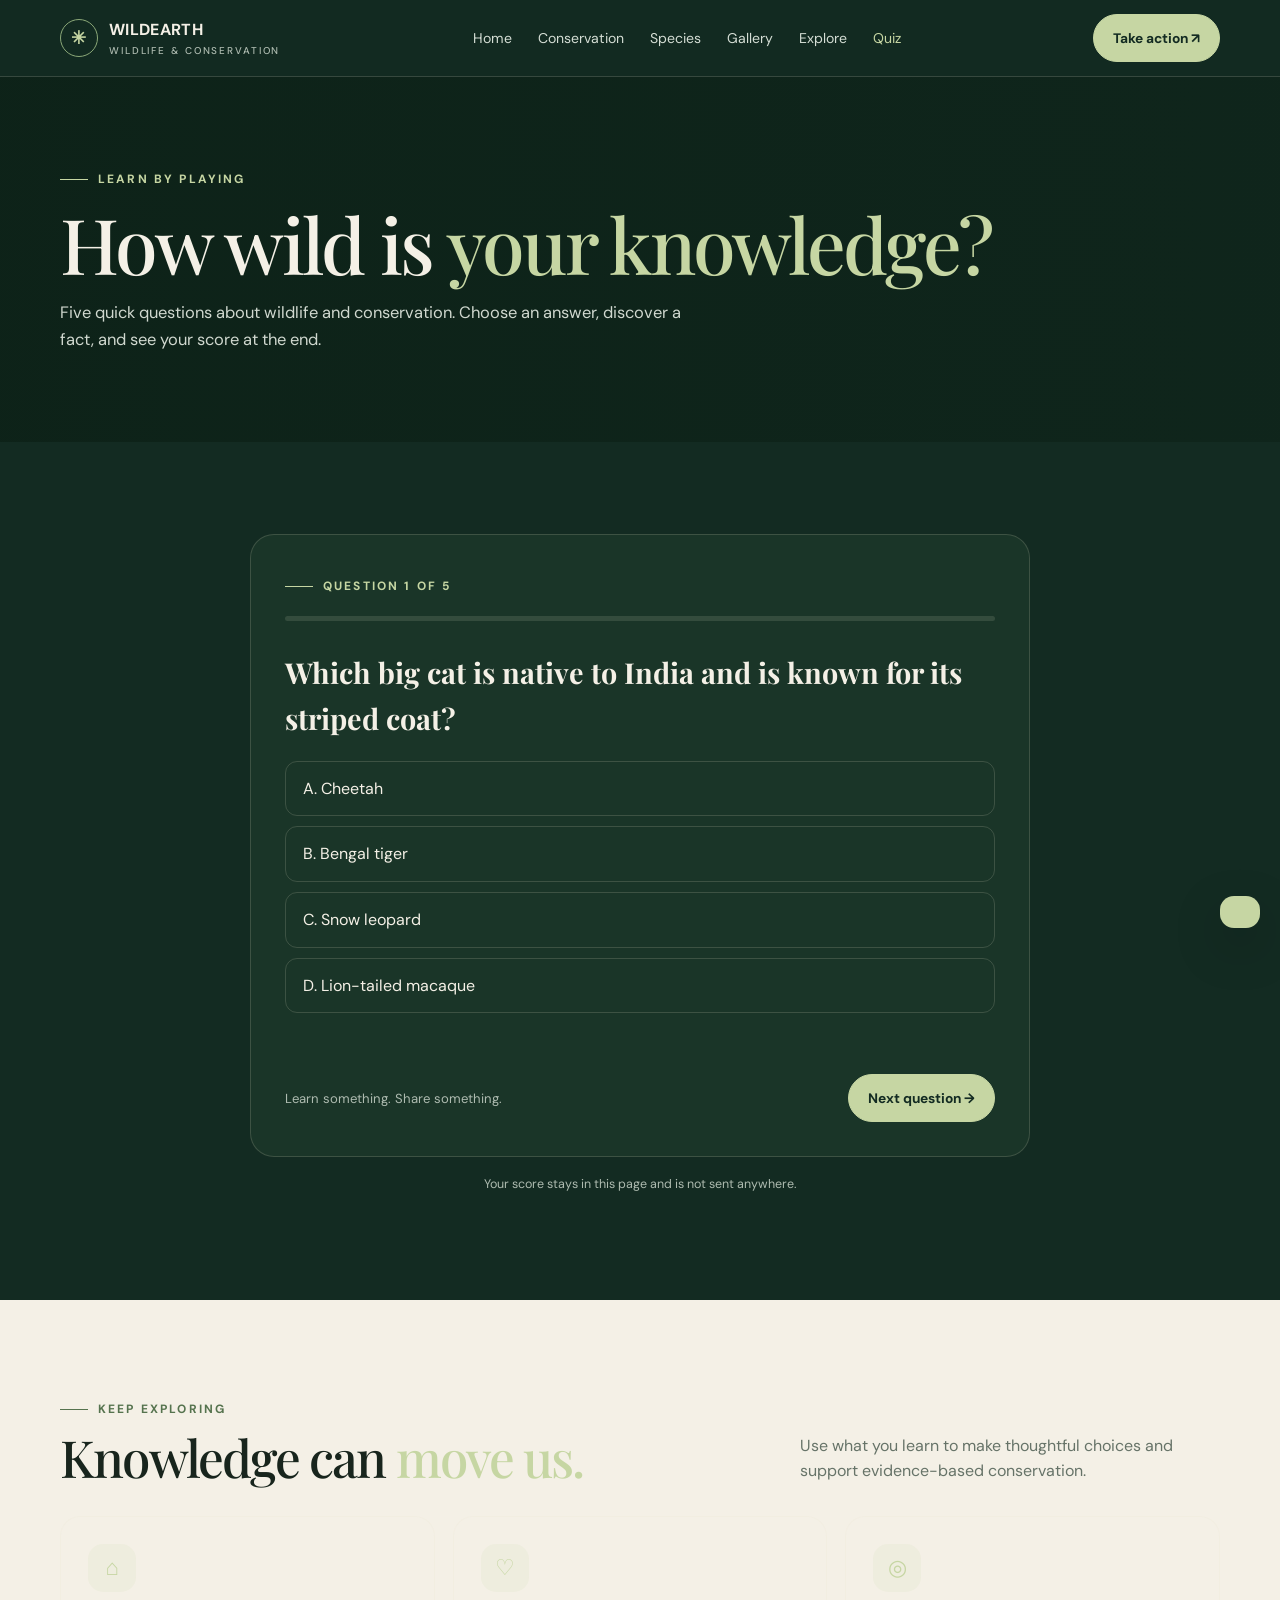
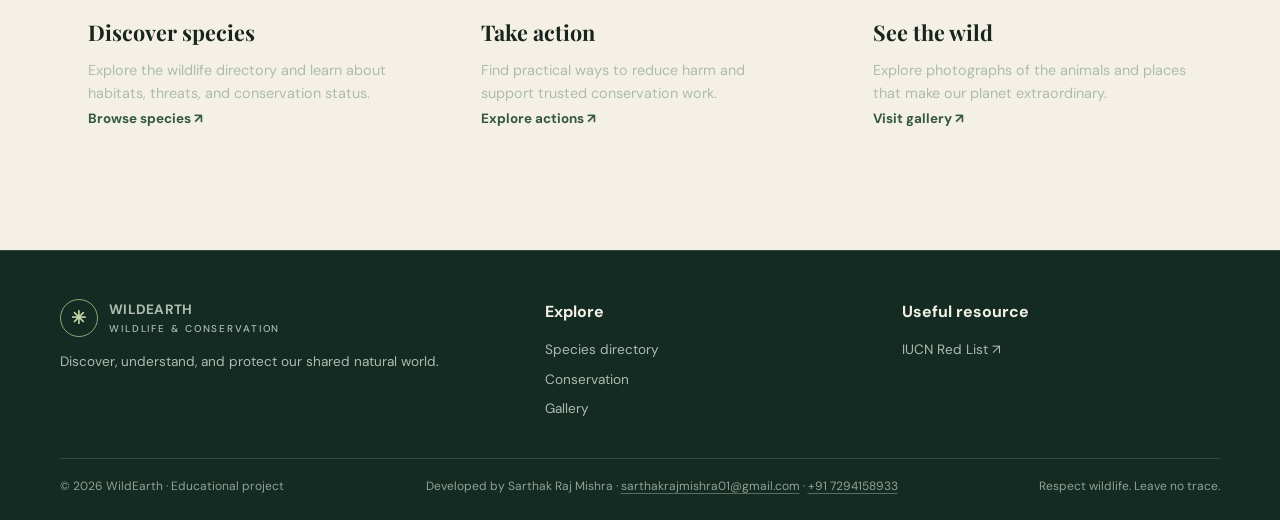
<file: wildlife-conservation/quiz.html>
<!doctype html>
<html lang="en">
  <head>
    <meta charset="utf-8" />
    <meta name="viewport" content="width=device-width, initial-scale=1" />
    <meta
      name="description"
      content="Take the WildEarth wildlife conservation quiz and learn facts about species and biodiversity."
    />
    <title>Wildlife Quiz — WildEarth</title>
    <link rel="stylesheet" href="css/style.css" />
    <script src="js/main.js" defer></script>
  </head>
  <body>
    <header class="site-header">
      <div class="container nav-wrap">
        <a class="brand" href="index.html"
          ><span class="brand-mark">✳</span
          ><span>WILDEARTH<small>WILDLIFE & CONSERVATION</small></span></a
        ><button
          class="menu-toggle"
          aria-label="Open navigation menu"
          aria-expanded="false"
        >
          ☰
        </button>
        <nav class="nav-links" aria-label="Main navigation">
          <a href="index.html">Home</a>
          <a href="conservation.html">Conservation</a>
          <a href="species.html">Species</a>
          <a href="gallery.html">Gallery</a>
          <a href="explore.html">Explore</a>
          <a class="active" href="quiz.html">Quiz</a>
        </nav>
        <a class="nav-cta" href="conservation.html#donate">Take action ↗</a>
      </div>
    </header>
    <main>
      <section class="page-hero">
        <div class="container">
          <span class="eyebrow">Learn by playing</span>
          <h1 class="display">How wild is <span>your knowledge?</span></h1>
          <p>
            Five quick questions about wildlife and conservation. Choose an
            answer, discover a fact, and see your score at the end.
          </p>
        </div>
      </section>
      <section class="section">
        <div class="container">
          <div class="quiz-panel">
            <div class="eyebrow" id="quiz-number">QUESTION 1 OF 5</div>
            <div class="quiz-progress"><span id="quiz-progress"></span></div>
            <h2 class="quiz-question" id="quiz-question">
              Loading your first question…
            </h2>
            <div class="quiz-options" id="quiz-options"></div>
            <div
              class="quiz-feedback"
              id="quiz-feedback"
              aria-live="polite"
            ></div>
            <div class="quiz-footer">
              <span>Learn something. Share something.</span
              ><button class="button" id="quiz-next" type="button" disabled>
                Next question →
              </button>
            </div>
          </div>
          <p class="small-note" style="text-align: center; margin-top: 18px">
            Your score stays in this page and is not sent anywhere.
          </p>
        </div>
      </section>
      <section class="section light-section">
        <div class="container">
          <div class="section-head">
            <div>
              <span class="eyebrow">Keep exploring</span>
              <h2 class="display">Knowledge can <span>move us.</span></h2>
            </div>
            <p>
              Use what you learn to make thoughtful choices and support
              evidence-based conservation.
            </p>
          </div>
          <div class="feature-grid">
            <article class="feature-card">
              <div class="feature-icon">⌂</div>
              <h3>Discover species</h3>
              <p>
                Explore the wildlife directory and learn about habitats,
                threats, and conservation status.
              </p>
              <a class="text-link" href="species.html">Browse species ↗</a>
            </article>
            <article class="feature-card">
              <div class="feature-icon">♡</div>
              <h3>Take action</h3>
              <p>
                Find practical ways to reduce harm and support trusted
                conservation work.
              </p>
              <a class="text-link" href="conservation.html"
                >Explore actions ↗</a
              >
            </article>
            <article class="feature-card">
              <div class="feature-icon">◎</div>
              <h3>See the wild</h3>
              <p>
                Explore photographs of the animals and places that make our
                planet extraordinary.
              </p>
              <a class="text-link" href="gallery.html">Visit gallery ↗</a>
            </article>
          </div>
        </div>
      </section>
    </main>
    <footer class="site-footer">
      <div class="container">
        <div class="footer-grid">
          <div>
            <a class="brand" href="index.html"
              ><span class="brand-mark">✳</span
              ><span>WILDEARTH<small>WILDLIFE & CONSERVATION</small></span></a
            >
            <p>Discover, understand, and protect our shared natural world.</p>
          </div>
          <div>
            <h4>Explore</h4>
            <div class="footer-links">
              <a href="species.html">Species directory</a
              ><a href="conservation.html">Conservation</a
              ><a href="gallery.html">Gallery</a>
            </div>
          </div>
          <div>
            <h4>Useful resource</h4>
            <div class="footer-links">
              <a
                href="https://www.iucnredlist.org/"
                target="_blank"
                rel="noopener"
                >IUCN Red List ↗</a
              >
            </div>
          </div>
        </div>
        <div class="footer-bottom">
          <span>© <span data-year></span> WildEarth · Educational project</span
          ><span class="footer-contact"
            >Developed by Sarthak Raj Mishra ·
            <a href="mailto:sarthakrajmishra01@gmail.com">sarthakrajmishra01@gmail.com</a>
            <span aria-hidden="true"> · </span>
            <a href="tel:+917294158933">+91 7294158933</a></span
          ><span>Respect wildlife. Leave no trace.</span>
        </div>
      </div>
    </footer>
    <div class="toast" role="status" aria-live="polite"></div>
  </body>
</html>
</file>
<file: wildlife-conservation/css/style.css>
@import url("https://fonts.googleapis.com/css2?family=DM+Sans:wght@400;500;600;700&family=Playfair+Display:wght@500;600;700&display=swap");
:root {
  --forest: #132b22;
  --forest-2: #1e3d2f;
  --moss: #8ba878;
  --lime: #c6d6a3;
  --sand: #e8dfc9;
  --paper: #f4f0e6;
  --ink: #18251d;
  --muted: #aebbb0;
  --line: rgba(232, 223, 201, 0.17);
  --accent: #d2a86a;
  --white: #fffdf7;
  --radius: 20px;
  --shadow: 0 18px 50px rgba(0, 0, 0, 0.22);
}
* {
  box-sizing: border-box;
}
html {
  scroll-behavior: smooth;
  scroll-padding-top: 90px;
}
body {
  margin: 0;
  background: var(--forest);
  color: var(--paper);
  font-family: "DM Sans", sans-serif;
  line-height: 1.6;
}
body.light-page {
  background: var(--paper);
  color: var(--ink);
}
a {
  color: inherit;
  text-decoration: none;
}
img {
  max-width: 100%;
  display: block;
}
button,
input,
select {
  font: inherit;
}
button,
a,
.button {
  -webkit-tap-highlight-color: transparent;
}
.container {
  width: min(1160px, calc(100% - 40px));
  margin: auto;
}
.eyebrow {
  display: inline-flex;
  align-items: center;
  gap: 10px;
  color: var(--lime);
  font-size: 0.75rem;
  font-weight: 700;
  text-transform: uppercase;
  letter-spacing: 0.18em;
}
.eyebrow:before {
  content: "";
  width: 28px;
  height: 1px;
  background: currentColor;
}
.display {
  font-family: "Playfair Display", serif;
  font-weight: 500;
  letter-spacing: -0.035em;
  line-height: 1.04;
}
.display span {
  color: var(--lime);
}
.section {
  padding: 92px 0;
}
.section-head {
  display: flex;
  justify-content: space-between;
  align-items: end;
  gap: 28px;
  margin-bottom: 32px;
}
.section-head h2 {
  font-size: clamp(2rem, 4vw, 3.4rem);
  margin: 12px 0 0;
  max-width: 650px;
}
.section-head p {
  max-width: 420px;
  color: var(--muted);
  margin: 0;
}
.site-header {
  position: sticky;
  top: 0;
  z-index: 50;
  background: rgba(19, 43, 34, 0.92);
  backdrop-filter: blur(16px);
  border-bottom: 1px solid var(--line);
}
.nav-wrap {
  min-height: 76px;
  display: flex;
  align-items: center;
  justify-content: space-between;
  gap: 24px;
}
.brand {
  display: flex;
  align-items: center;
  gap: 11px;
  font-weight: 700;
  letter-spacing: 0.02em;
}
.brand-mark {
  display: grid;
  place-items: center;
  width: 38px;
  height: 38px;
  border: 1px solid var(--moss);
  border-radius: 50%;
  color: var(--lime);
  font-size: 1.1rem;
}
.brand small {
  display: block;
  font-size: 0.62rem;
  letter-spacing: 0.19em;
  color: var(--muted);
  font-weight: 500;
}
.nav-links {
  display: flex;
  align-items: center;
  gap: 26px;
  color: #d5ded5;
  font-size: 0.88rem;
}
.nav-links a {
  transition: color 0.2s;
}
.nav-links a:hover,
.nav-links a.active {
  color: var(--lime);
}
.nav-cta,
.button {
  display: inline-flex;
  align-items: center;
  justify-content: center;
  gap: 10px;
  border: 1px solid var(--lime);
  background: var(--lime);
  color: var(--forest);
  border-radius: 999px;
  padding: 12px 19px;
  font-weight: 700;
  font-size: 0.86rem;
  cursor: pointer;
  transition:
    transform 0.2s,
    background 0.2s;
}
.nav-cta:hover,
.button:hover {
  transform: translateY(-2px);
  background: #d8e4bd;
}
.button.secondary {
  background: transparent;
  color: var(--paper);
  border-color: var(--line);
}
.button.secondary:hover {
  border-color: var(--lime);
  background: rgba(198, 214, 163, 0.08);
}
.menu-toggle {
  display: none;
  border: 1px solid var(--line);
  background: transparent;
  color: var(--paper);
  width: 44px;
  height: 44px;
  border-radius: 50%;
  font-size: 1.3rem;
}
.hero {
  min-height: 650px;
  display: grid;
  align-items: center;
  position: relative;
  overflow: hidden;
  background: #172a20;
}
.hero:before {
  content: "";
  position: absolute;
  inset: 0;
  background:
    linear-gradient(
      90deg,
      rgba(11, 28, 20, 0.94) 0%,
      rgba(11, 28, 20, 0.72) 48%,
      rgba(11, 28, 20, 0.1) 100%
    ),
    linear-gradient(0deg, rgba(11, 28, 20, 0.5), transparent 35%),
    url("https://images.unsplash.com/photo-1549366021-9f761d450615?auto=format&fit=crop&w=2000&q=85")
      center/cover;
}
.hero:after {
  content: "";
  position: absolute;
  z-index: 0;
  inset: 0;
  pointer-events: none;
  background:
    radial-gradient(
      circle at 76% 28%,
      rgba(198, 214, 163, 0.14),
      transparent 24rem
    ),
    linear-gradient(0deg, rgba(9, 22, 16, 0.34), transparent 45%);
}
.hero-content {
  position: relative;
  z-index: 1;
  padding: 85px 0;
  max-width: 720px;
}
.hero h1 {
  font-size: clamp(3.2rem, 7.5vw, 6.7rem);
  margin: 22px 0;
  text-shadow: 0 8px 35px rgba(0, 0, 0, 0.25);
}
.hero p {
  max-width: 560px;
  color: #d0d8cf;
  font-size: 1.08rem;
}
.hero-actions {
  display: flex;
  gap: 13px;
  flex-wrap: wrap;
  margin-top: 30px;
}
.hero-note {
  display: flex;
  align-items: center;
  gap: 14px;
  margin-top: 56px;
  color: #d5ded5;
  font-size: 0.82rem;
}
.hero-note strong {
  color: var(--lime);
  font-size: 1.3rem;
}
.hero-note .rule {
  width: 50px;
  height: 1px;
  background: var(--moss);
}
.hero-badge {
  position: absolute;
  right: 7%;
  bottom: 8%;
  z-index: 2;
  border: 1px solid rgba(255, 255, 255, 0.3);
  background: rgba(19, 43, 34, 0.65);
  backdrop-filter: blur(12px);
  padding: 17px 20px;
  border-radius: 16px;
  max-width: 220px;
}
.hero-badge strong {
  display: block;
  color: var(--lime);
  font-family: "Playfair Display", serif;
  font-size: 1.7rem;
}
.hero-badge span {
  font-size: 0.8rem;
  color: #d0d8cf;
}
.stats-band {
  background: linear-gradient(115deg, #e8dfc9, #f4f0e6 55%, #e1dcc6);
  color: var(--ink);
  padding: 28px 0;
  box-shadow: 0 16px 40px rgba(0, 0, 0, 0.08);
}
.stats-grid {
  display: grid;
  grid-template-columns: repeat(4, 1fr);
  gap: 20px;
}
.stat {
  padding: 4px 24px;
  border-right: 1px solid rgba(24, 37, 29, 0.18);
}
.stat:first-child {
  padding-left: 0;
}
.stat:last-child {
  border: 0;
}
.stat strong {
  display: block;
  font-family: "Playfair Display", serif;
  font-size: 2.35rem;
  line-height: 1.2;
}
.stat span {
  font-size: 0.8rem;
  color: #647065;
}
.intro-grid {
  display: grid;
  grid-template-columns: 1fr 1fr;
  gap: 70px;
  align-items: center;
}
.intro-photo {
  position: relative;
  min-height: 460px;
  border-radius: var(--radius);
  overflow: hidden;
  isolation: isolate;
  box-shadow: 0 24px 55px rgba(0, 0, 0, 0.22);
  background: url("https://images.unsplash.com/photo-1516026672322-bc52d61a55d5?auto=format&fit=crop&w=1100&q=85")
    center/cover;
}
.intro-photo:before {
  content: "";
  position: absolute;
  inset: 0;
  z-index: 0;
  background: linear-gradient(180deg, transparent 48%, rgba(10, 25, 17, 0.58));
}
.photo-caption {
  position: absolute;
  z-index: 1;
  left: 18px;
  bottom: 18px;
  padding: 12px 15px;
  background: rgba(19, 43, 34, 0.8);
  border: 1px solid var(--line);
  border-radius: 12px;
  font-size: 0.8rem;
}
.intro-copy h2 {
  font-size: clamp(2.4rem, 4vw, 4rem);
  margin: 14px 0 20px;
}
.intro-copy p {
  color: var(--muted);
}
.check-list {
  list-style: none;
  padding: 0;
  margin: 25px 0;
  display: grid;
  gap: 12px;
}
.check-list li:before {
  content: "↗";
  display: inline-grid;
  place-items: center;
  width: 25px;
  height: 25px;
  margin-right: 10px;
  border: 1px solid var(--moss);
  border-radius: 50%;
  color: var(--lime);
  font-size: 0.75rem;
}
.cards {
  display: grid;
  grid-template-columns: repeat(3, 1fr);
  gap: 20px;
}
.species-card {
  background: #1a3528;
  border: 1px solid var(--line);
  border-radius: var(--radius);
  overflow: hidden;
  transition:
    transform 0.25s,
    border-color 0.25s;
}
.species-card:hover {
  transform: translateY(-5px);
  border-color: rgba(198, 214, 163, 0.55);
}
.species-image {
  height: 235px;
  position: relative;
  overflow: hidden;
  background: #284635;
}
.species-image img {
  width: 100%;
  height: 100%;
  object-fit: cover;
  transition: transform 0.5s;
}
.species-card:hover .species-image img {
  transform: scale(1.05);
}
.status {
  position: absolute;
  top: 14px;
  left: 14px;
  border-radius: 999px;
  padding: 6px 10px;
  font-size: 0.7rem;
  font-weight: 700;
  background: #d8b17c;
  color: #352819;
}
.status.critical {
  background: #d77f6b;
  color: #2e1510;
}
.status.vulnerable {
  background: #d9d09b;
  color: #3b3418;
}
.species-body {
  padding: 21px;
}
.species-meta {
  display: flex;
  align-items: center;
  justify-content: space-between;
  color: var(--muted);
  font-size: 0.74rem;
  text-transform: uppercase;
  letter-spacing: 0.08em;
}
.species-body h3 {
  font-family: "Playfair Display", serif;
  font-size: 1.65rem;
  margin: 8px 0 6px;
}
.species-body p {
  font-size: 0.9rem;
  color: #b8c5ba;
  margin: 0 0 18px;
}
.text-link {
  display: inline-flex;
  gap: 8px;
  align-items: center;
  color: var(--lime);
  font-size: 0.84rem;
  font-weight: 700;
}
.text-link:hover {
  gap: 13px;
}
#featured-species .species-card {
  box-shadow: 0 14px 36px rgba(18, 35, 25, 0.1);
  transition:
    transform 0.25s ease,
    border-color 0.25s ease,
    box-shadow 0.25s ease;
}
#featured-species .species-card:hover {
  transform: translateY(-7px);
  border-color: rgba(85, 115, 78, 0.45);
  box-shadow: 0 22px 48px rgba(18, 35, 25, 0.16);
}
#featured-species .species-image:after {
  content: "";
  position: absolute;
  inset: 35% 0 0;
  pointer-events: none;
  background: linear-gradient(180deg, transparent, rgba(12, 27, 18, 0.24));
}
#featured-species .status {
  z-index: 1;
}
.home-species-cta {
  display: flex;
  justify-content: center;
  margin-top: 34px;
}
.home-impact .feature-card {
  background: linear-gradient(
    145deg,
    rgba(255, 255, 255, 0.045),
    rgba(255, 255, 255, 0.012)
  );
  transition:
    transform 0.25s ease,
    border-color 0.25s ease,
    background 0.25s ease;
}
.home-impact .feature-card:hover {
  transform: translateY(-5px);
  border-color: rgba(198, 214, 163, 0.42);
  background: rgba(198, 214, 163, 0.07);
}
.toolbar {
  display: flex;
  gap: 12px;
  flex-wrap: wrap;
  margin: 0 0 28px;
}
.field {
  background: #1a3528;
  border: 1px solid var(--line);
  color: var(--paper);
  border-radius: 999px;
  padding: 13px 16px;
  min-width: 180px;
  outline: none;
}
.field:focus {
  border-color: var(--lime);
}
.field::placeholder {
  color: #98a99b;
}
.field.search {
  flex: 1;
  min-width: 240px;
}
.light-section {
  background: var(--paper);
  color: var(--ink);
}
.light-section .eyebrow {
  color: #55734e;
}
.light-section .section-head p,
.light-section .muted {
  color: #667368;
}
.light-section .species-card {
  background: #fffdf7;
  border-color: #ded8c8;
}
.light-section .species-body p {
  color: #667368;
}
.light-section .species-meta {
  color: #68756b;
}
.light-section .text-link {
  color: #34583d;
}
.feature-grid {
  display: grid;
  grid-template-columns: repeat(3, 1fr);
  gap: 18px;
}
.feature-card {
  padding: 27px;
  border: 1px solid var(--line);
  border-radius: var(--radius);
  background: rgba(255, 255, 255, 0.025);
}
.feature-icon {
  display: grid;
  place-items: center;
  width: 48px;
  height: 48px;
  border-radius: 15px;
  background: rgba(198, 214, 163, 0.12);
  color: var(--lime);
  font-size: 1.4rem;
  margin-bottom: 23px;
}
.feature-card h3 {
  font-family: "Playfair Display", serif;
  font-size: 1.35rem;
  margin: 0 0 9px;
}
.feature-card p {
  color: var(--muted);
  font-size: 0.9rem;
  margin: 0;
}
.iucn-grid {
  display: grid;
  grid-template-columns: repeat(3, minmax(0, 1fr));
  gap: 20px;
}
.iucn-card {
  background: #fffdf7;
  border: 1px solid #ded8c8;
  border-radius: var(--radius);
  padding: 22px 22px 18px;
  box-shadow: 0 12px 34px rgba(16, 31, 22, 0.08);
}
.iucn-header {
  display: flex;
  align-items: center;
  gap: 14px;
  margin-bottom: 10px;
}
.iucn-tag {
  display: grid;
  place-items: center;
  min-width: 52px;
  height: 52px;
  border-radius: 12px;
  font-weight: 800;
  letter-spacing: 0.08em;
  font-size: 0.78rem;
  color: #fff;
}
.iucn-tag.ex {
  background: #3d3d3d;
}
.iucn-tag.ew {
  background: #6b4d3f;
}
.iucn-tag.cr {
  background: #b6342f;
}
.iucn-tag.en {
  background: #d56a28;
}
.iucn-tag.vu {
  background: #d5a325;
}
.iucn-tag.nt {
  background: #5b8f60;
}
.iucn-tag.lc {
  background: #2d6b50;
}
.iucn-tag.dd {
  background: #7a7a7a;
}
.iucn-tag.ne {
  background: #4b5a6d;
}
.iucn-media {
  position: relative;
  height: 170px;
  overflow: hidden;
  border-radius: 14px;
  border: 1px solid #dfe8d6;
  margin: 12px 0 14px;
}
.iucn-media img {
  width: 100%;
  height: 100%;
  display: block;
  object-fit: cover;
}
.iucn-example {
  position: absolute;
  left: 0;
  right: 0;
  bottom: 0;
  background: linear-gradient(180deg, transparent, rgba(10, 19, 15, 0.88));
  padding: 12px 14px 10px;
  color: #ffffff;
}
.iucn-example span {
  display: block;
  font-size: 0.62rem;
  letter-spacing: 0.12em;
  text-transform: uppercase;
  opacity: 0.8;
}
.iucn-example strong {
  display: block;
  font-size: 1.05rem;
  margin-top: 4px;
}
.iucn-card h3 {
  font-family: "Playfair Display", serif;
  font-size: 1.3rem;
  margin: 0;
  color: var(--ink);
}
.iucn-card p {
  margin: 0;
  color: #667368;
  font-size: 0.92rem;
  line-height: 1.6;
}
.gallery-grid {
  display: grid;
  grid-template-columns: 1.3fr 1fr 1fr;
  grid-template-rows: 210px 210px;
  gap: 14px;
}
.gallery-item {
  position: relative;
  overflow: hidden;
  border-radius: 16px;
  background: #244333;
  cursor: pointer;
}
.gallery-item:first-child {
  grid-row: span 2;
}
.gallery-item:nth-child(4) {
  grid-column: span 2;
}
.gallery-item img {
  width: 100%;
  height: 100%;
  object-fit: cover;
  transition: transform 0.5s;
}
.gallery-item:hover img {
  transform: scale(1.06);
}
.gallery-item:after {
  content: "";
  position: absolute;
  inset: 40% 0 0;
  background: linear-gradient(transparent, rgba(0, 0, 0, 0.7));
}
.gallery-item span {
  position: absolute;
  z-index: 1;
  left: 17px;
  bottom: 15px;
  font-weight: 600;
}
.gallery-item .expand {
  position: absolute;
  z-index: 2;
  right: 14px;
  top: 14px;
  border: 1px solid #ffffff77;
  background: #172a2077;
  border-radius: 50%;
  width: 35px;
  height: 35px;
  display: grid;
  place-items: center;
}
.callout {
  padding: 55px;
  border-radius: 26px;
  background:
    linear-gradient(110deg, rgba(15, 38, 27, 0.96), rgba(15, 38, 27, 0.45)),
    url("https://images.unsplash.com/photo-1472396961693-142e6e269027?auto=format&fit=crop&w=1500&q=85")
      center/cover;
  display: flex;
  align-items: center;
  justify-content: space-between;
  gap: 30px;
  border: 1px solid var(--line);
}
.callout h2 {
  font-size: clamp(2.2rem, 4vw, 3.6rem);
  max-width: 600px;
  margin: 12px 0;
}
.callout p {
  max-width: 580px;
  color: #d0d8cf;
}
.quiz-panel {
  background: #1a3528;
  border: 1px solid var(--line);
  border-radius: 24px;
  padding: 34px;
  max-width: 780px;
  margin: auto;
}
.quiz-progress {
  height: 5px;
  border-radius: 5px;
  background: #344c3d;
  overflow: hidden;
  margin: 20px 0 28px;
}
.quiz-progress span {
  display: block;
  height: 100%;
  width: 0;
  background: var(--lime);
  transition: width 0.3s;
}
.quiz-question {
  font-family: "Playfair Display", serif;
  font-size: 1.8rem;
  margin: 0 0 20px;
}
.quiz-options {
  display: grid;
  gap: 10px;
}
.quiz-option {
  padding: 14px 17px;
  border: 1px solid var(--line);
  border-radius: 12px;
  background: transparent;
  color: var(--paper);
  text-align: left;
  cursor: pointer;
}
.quiz-option:hover,
.quiz-option.selected {
  border-color: var(--lime);
  background: rgba(198, 214, 163, 0.09);
}
.quiz-footer {
  display: flex;
  align-items: center;
  justify-content: space-between;
  gap: 15px;
  margin-top: 25px;
  color: var(--muted);
  font-size: 0.82rem;
}
.quiz-feedback {
  min-height: 24px;
  color: var(--lime);
  margin-top: 12px;
}
.donation-grid {
  display: grid;
  grid-template-columns: 1fr 1fr;
  gap: 55px;
  align-items: center;
}
.donation-copy h2 {
  font-size: clamp(2.5rem, 4.5vw, 4.3rem);
  margin: 14px 0;
}
.donation-copy p {
  color: var(--muted);
}
.donation-form {
  background: #1a3528;
  border: 1px solid var(--line);
  border-radius: 22px;
  padding: 28px;
}
.donation-form label {
  display: block;
  font-size: 0.83rem;
  margin: 0 0 8px;
  color: #d4ddd2;
}
.amount-options {
  display: grid;
  grid-template-columns: repeat(4, 1fr);
  gap: 9px;
  margin: 10px 0 22px;
}
.amount-button {
  padding: 11px 5px;
  border: 1px solid var(--line);
  border-radius: 10px;
  background: transparent;
  color: var(--paper);
  cursor: pointer;
}
.amount-button.active,
.amount-button:hover {
  border-color: var(--lime);
  background: rgba(198, 214, 163, 0.12);
  color: var(--lime);
}
.donation-form input,
.donation-form select {
  width: 100%;
  padding: 13px 14px;
  border: 1px solid var(--line);
  background: #132b22;
  color: var(--paper);
  border-radius: 10px;
  margin-bottom: 17px;
  outline: none;
}
.donation-form input:focus {
  border-color: var(--lime);
}
.donation-form .button {
  width: 100%;
}
.notice {
  font-size: 0.75rem;
  color: var(--muted);
  margin: 13px 0 0;
}
.site-footer {
  padding: 48px 0 24px;
  border-top: 1px solid var(--line);
}
.footer-grid {
  display: grid;
  grid-template-columns: 1.4fr 1fr 1fr;
  gap: 40px;
  padding-bottom: 38px;
}
.footer-grid p,
.footer-grid a {
  font-size: 0.85rem;
  color: var(--muted);
}
.footer-grid h4 {
  margin: 0 0 14px;
  color: var(--paper);
}
.footer-links {
  display: grid;
  gap: 8px;
}
.footer-bottom {
  border-top: 1px solid var(--line);
  padding-top: 18px;
  display: flex;
  justify-content: space-between;
  align-items: flex-start;
  flex-wrap: wrap;
  gap: 20px;
  color: #92a294;
  font-size: 0.75rem;
}
.footer-contact {
  min-width: 0;
  overflow-wrap: anywhere;
}
.footer-contact a {
  color: inherit;
  text-decoration: underline;
  text-decoration-color: rgba(146, 162, 148, 0.55);
  text-underline-offset: 3px;
}
.footer-contact a:hover {
  color: var(--lime);
}
.page-hero {
  padding: 85px 0 72px;
  background:
    linear-gradient(90deg, rgba(13, 34, 24, 0.94), rgba(13, 34, 24, 0.65)),
    url("https://images.unsplash.com/photo-1472396961693-142e6e269027?auto=format&fit=crop&w=1800&q=85")
      center/cover;
}
.page-hero h1 {
  font-size: clamp(3rem, 6vw, 5.4rem);
  margin: 15px 0;
}
.page-hero p {
  max-width: 650px;
  color: #d0d8cf;
  font-size: 1.03rem;
}
.content-prose {
  max-width: 800px;
}
.content-prose h2 {
  font-family: "Playfair Display", serif;
  font-size: 2rem;
  margin-top: 34px;
}
.content-prose p {
  color: var(--muted);
}
.detail-layout {
  display: grid;
  grid-template-columns: 1.1fr 0.9fr;
  gap: 45px;
  align-items: start;
}
.detail-image {
  height: 490px;
  overflow: hidden;
  border-radius: 22px;
}
.detail-image img {
  width: 100%;
  height: 100%;
  object-fit: cover;
}
.detail-panel {
  padding: 28px;
  border: 1px solid var(--line);
  border-radius: 20px;
  background: #1a3528;
}
.detail-panel h2 {
  font-family: "Playfair Display", serif;
  margin-top: 0;
}
.detail-panel p {
  color: var(--muted);
}
.detail-panel dl {
  display: grid;
  grid-template-columns: 1fr 1fr;
  gap: 17px;
}
.detail-panel dt {
  color: var(--muted);
  font-size: 0.75rem;
  text-transform: uppercase;
  letter-spacing: 0.08em;
}
.detail-panel dd {
  margin: 4px 0 0;
  font-weight: 600;
}
.modal {
  position: fixed;
  inset: 0;
  z-index: 100;
  background: rgba(0, 0, 0, 0.86);
  display: none;
  align-items: center;
  justify-content: center;
  padding: 20px;
}
.modal.open {
  display: flex;
}
.modal img {
  max-height: 85vh;
  max-width: min(1100px, 95vw);
  border-radius: 12px;
  object-fit: contain;
}
.modal-close {
  position: absolute;
  right: 24px;
  top: 18px;
  color: white;
  background: transparent;
  border: 1px solid #ffffff77;
  border-radius: 50%;
  width: 44px;
  height: 44px;
  font-size: 1.4rem;
  cursor: pointer;
}
.toast {
  position: fixed;
  right: 20px;
  bottom: 20px;
  z-index: 150;
  max-width: 360px;
  padding: 16px 20px;
  border-radius: 14px;
  background: var(--lime);
  color: var(--forest);
  box-shadow: var(--shadow);
  font-weight: 600;
  transform: translateY(150%);
  transition: transform 0.3s;
}
.toast.show {
  transform: translateY(0);
}
.empty-state {
  grid-column: 1/-1;
  text-align: center;
  padding: 40px;
  color: var(--muted);
  border: 1px dashed var(--line);
  border-radius: 16px;
}
.reveal {
  opacity: 0;
  transform: translateY(18px);
  transition:
    opacity 0.65s,
    transform 0.65s;
}
.reveal.visible {
  opacity: 1;
  transform: none;
}
.small-note {
  font-size: 0.78rem;
  color: var(--muted);
}
.show-grid {
  display: grid;
  grid-template-columns: repeat(3, minmax(0, 1fr));
  gap: 22px;
}
.show-card {
  display: flex;
  flex-direction: column;
  background: #1a3528;
  border: 1px solid var(--line);
  border-radius: var(--radius);
  overflow: hidden;
  box-shadow: var(--shadow);
}
.show-banner {
  display: flex;
  justify-content: center;
  align-items: center;
  min-height: 76px;
  padding: 16px 18px;
  font-size: 0.72rem;
  text-transform: uppercase;
  letter-spacing: 0.14em;
  font-weight: 700;
  color: var(--paper);
}
.show-logo {
  display: inline-grid;
  place-items: center;
  width: 54px;
  height: 54px;
  border-radius: 50%;
  overflow: hidden;
  border: 1px solid rgba(255, 255, 255, 0.28);
  box-shadow: inset 0 0 0 1px rgba(255, 255, 255, 0.08);
  background: rgba(255, 255, 255, 0.08);
}
.show-logo img {
  display: block;
  width: 100%;
  height: 100%;
  object-fit: cover;
}
.logo-natgeo {
  background: rgba(255, 255, 255, 0.08);
  color: #f2f9f0;
}
.logo-bbc {
  background: #d8af4b;
  color: #10241d;
}
.logo-discovery {
  background: #f2a93b;
  color: #26120a;
}
.logo-animal {
  background: #a9d970;
  color: #142c1e;
}
.logo-earth {
  background: #8fd0c6;
  color: #102b27;
}
.logo-wild {
  background: #d38758;
  color: #1f100b;
}
.show-banner--natgeo {
  background: linear-gradient(135deg, #2d5f42, #153827);
}
.show-banner--bbc {
  background: linear-gradient(135deg, #3c6d4d, #172f26);
}
.show-banner--discovery {
  background: linear-gradient(135deg, #a66f2b, #56391e);
}
.show-banner--animal {
  background: linear-gradient(135deg, #6d7d3a, #25402d);
}
.show-banner--earth {
  background: linear-gradient(135deg, #3f7e69, #1b3c35);
}
.show-banner--wild {
  background: linear-gradient(135deg, #7a4d2c, #2a241f);
}
.show-body {
  padding: 22px 20px 20px;
  display: flex;
  flex-direction: column;
  height: 100%;
}
.show-body > img {
  width: 100%;
  height: 180px;
  flex: 0 0 180px;
  object-fit: cover;
  border-radius: 12px;
  margin-bottom: 14px;
  border: 1px solid var(--line);
  background: #11261d;
}
.show-body > img.show-poster {
  object-fit: cover;
  object-position: center 28%;
}
.show-meta {
  display: flex;
  justify-content: space-between;
  align-items: center;
  margin-bottom: 12px;
  color: var(--muted);
  text-transform: uppercase;
  letter-spacing: 0.08em;
  font-size: 0.68rem;
}
.show-body h3 {
  margin: 0 0 10px;
  font-family: "Playfair Display", serif;
  font-size: 1.8rem;
}
.show-body p {
  margin: 0 0 16px;
  color: var(--muted);
}
.show-points {
  list-style: none;
  margin: 0;
  padding: 0;
  display: grid;
  gap: 8px;
}
.show-points li {
  position: relative;
  padding-left: 18px;
  color: #dfeae0;
  font-size: 0.9rem;
}
.show-points li::before {
  content: "•";
  position: absolute;
  left: 0;
  color: var(--lime);
}
.discover-panel {
  display: grid;
  gap: 24px;
  padding: 32px 28px;
  border: 1px solid var(--line);
  border-radius: var(--radius);
  background: linear-gradient(
    180deg,
    rgba(19, 43, 34, 0.92),
    rgba(29, 54, 44, 0.96)
  );
}
.discover-panel .check-list {
  margin: 0;
}
.resource-section {
  background:
    radial-gradient(circle at 88% 12%, rgba(139, 168, 120, 0.12), transparent 24rem),
    #10271e;
}
.resource-grid {
  display: grid;
  grid-template-columns: repeat(2, minmax(0, 1fr));
  gap: 14px;
}
.resource-card {
  display: flex;
  align-items: center;
  gap: 17px;
  min-width: 0;
  padding: 20px;
  border: 1px solid var(--line);
  border-radius: 16px;
  background: rgba(255, 255, 255, 0.035);
  transition:
    transform 0.2s ease,
    border-color 0.2s ease,
    background 0.2s ease;
}
.resource-card:hover {
  transform: translateY(-3px);
  border-color: rgba(198, 214, 163, 0.5);
  background: rgba(198, 214, 163, 0.08);
}
.resource-number {
  display: grid;
  place-items: center;
  flex: 0 0 44px;
  width: 44px;
  height: 44px;
  border: 1px solid rgba(198, 214, 163, 0.35);
  border-radius: 13px;
  color: var(--lime);
  font-size: 0.75rem;
  font-weight: 700;
}
.resource-copy {
  display: grid;
  gap: 4px;
  min-width: 0;
}
.resource-copy strong {
  color: var(--paper);
  font-family: "Playfair Display", serif;
  font-size: 1.16rem;
}
.resource-copy span {
  color: var(--muted);
  font-size: 0.84rem;
  line-height: 1.5;
}
.resource-arrow {
  margin-left: auto;
  color: var(--lime);
  font-size: 1.15rem;
}
.resource-note {
  max-width: 760px;
  margin: 22px 0 0;
  color: #92a294;
  font-size: 0.8rem;
}
.callout-actions {
  display: flex;
  gap: 12px;
  flex-wrap: wrap;
  margin-top: 22px;
}
@media (max-width: 900px) {
  .show-grid {
    grid-template-columns: repeat(2, minmax(0, 1fr));
  }

  .nav-links {
    gap: 15px;
  }
  .nav-links a {
    font-size: 0.82rem;
  }
  .nav-cta {
    display: none;
  }
  .intro-grid,
  .donation-grid {
    gap: 35px;
  }
  .cards {
    grid-template-columns: repeat(2, 1fr);
  }
  .feature-grid,
  .iucn-grid {
    grid-template-columns: repeat(2, 1fr);
  }
  .hero-badge {
    right: 4%;
  }
  .section {
    padding: 72px 0;
  }
}
@media (max-width: 680px) {
  .container {
    width: min(100% - 30px, 1160px);
  }
  .nav-wrap {
    min-height: 68px;
  }
  .menu-toggle {
    display: block;
  }
  .nav-links {
    display: none;
    position: absolute;
    top: 68px;
    left: 0;
    right: 0;
    padding: 18px 22px 24px;
    background: var(--forest);
    border-bottom: 1px solid var(--line);
    flex-direction: column;
    align-items: stretch;
    gap: 0;
  }
  .nav-links.open {
    display: flex;
  }
  .nav-links a {
    padding: 12px 0;
    border-bottom: 1px solid var(--line);
    font-size: 0.95rem;
  }
  .hero {
    min-height: 660px;
  }
  .hero:before {
    background:
      linear-gradient(90deg, rgba(11, 28, 20, 0.9), rgba(11, 28, 20, 0.5)),
      linear-gradient(0deg, rgba(11, 28, 20, 0.5), transparent 50%),
      url("https://images.unsplash.com/photo-1549366021-9f761d450615?auto=format&fit=crop&w=1000&q=85")
        center/cover;
  }
  .hero-content {
    padding: 70px 0;
  }
  .hero h1 {
    font-size: clamp(3rem, 14vw, 4.7rem);
  }
  .hero-badge {
    display: none;
  }
  .stats-grid {
    grid-template-columns: repeat(2, 1fr);
    gap: 22px;
  }
  .stat {
    padding: 0 10px 0 0;
    border-right: 0;
  }
  .stat strong {
    font-size: 1.9rem;
  }
  .section-head {
    display: block;
  }
  .section-head p {
    margin-top: 15px;
  }
  .intro-grid,
  .donation-grid,
  .detail-layout {
    grid-template-columns: 1fr;
  }
  .intro-photo {
    min-height: 350px;
    order: 2;
  }
  .cards,
  .feature-grid,
  .show-grid,
  .iucn-grid,
  .resource-grid {
    grid-template-columns: 1fr;
  }
  .species-image {
    height: 245px;
  }
  .gallery-grid {
    grid-template-columns: 1fr 1fr;
    grid-template-rows: 190px 160px 160px;
  }
  .gallery-item:first-child {
    grid-row: span 2;
  }
  .gallery-item:nth-child(4) {
    grid-column: span 2;
  }
  .callout {
    padding: 30px;
    display: block;
  }
  .callout .button {
    margin-top: 15px;
  }
  .quiz-panel {
    padding: 22px;
  }
  .quiz-question {
    font-size: 1.5rem;
  }
  .amount-options {
    grid-template-columns: repeat(2, 1fr);
  }
  .footer-grid {
    grid-template-columns: 1fr 1fr;
    gap: 28px;
  }
  .footer-grid > div:first-child {
    grid-column: 1/-1;
  }
  .footer-bottom {
    flex-direction: column;
  }
  .page-hero {
    padding: 65px 0 55px;
  }
  .detail-image {
    height: 340px;
  }
  .section {
    padding: 62px 0;
  }
}
@media (prefers-reduced-motion: reduce) {
  html {
    scroll-behavior: auto;
  }
  *,
  *:before,
  *:after {
    animation-duration: 0.01ms !important;
    transition-duration: 0.01ms !important;
  }
  .reveal {
    opacity: 1;
    transform: none;
  }
}
</file>
